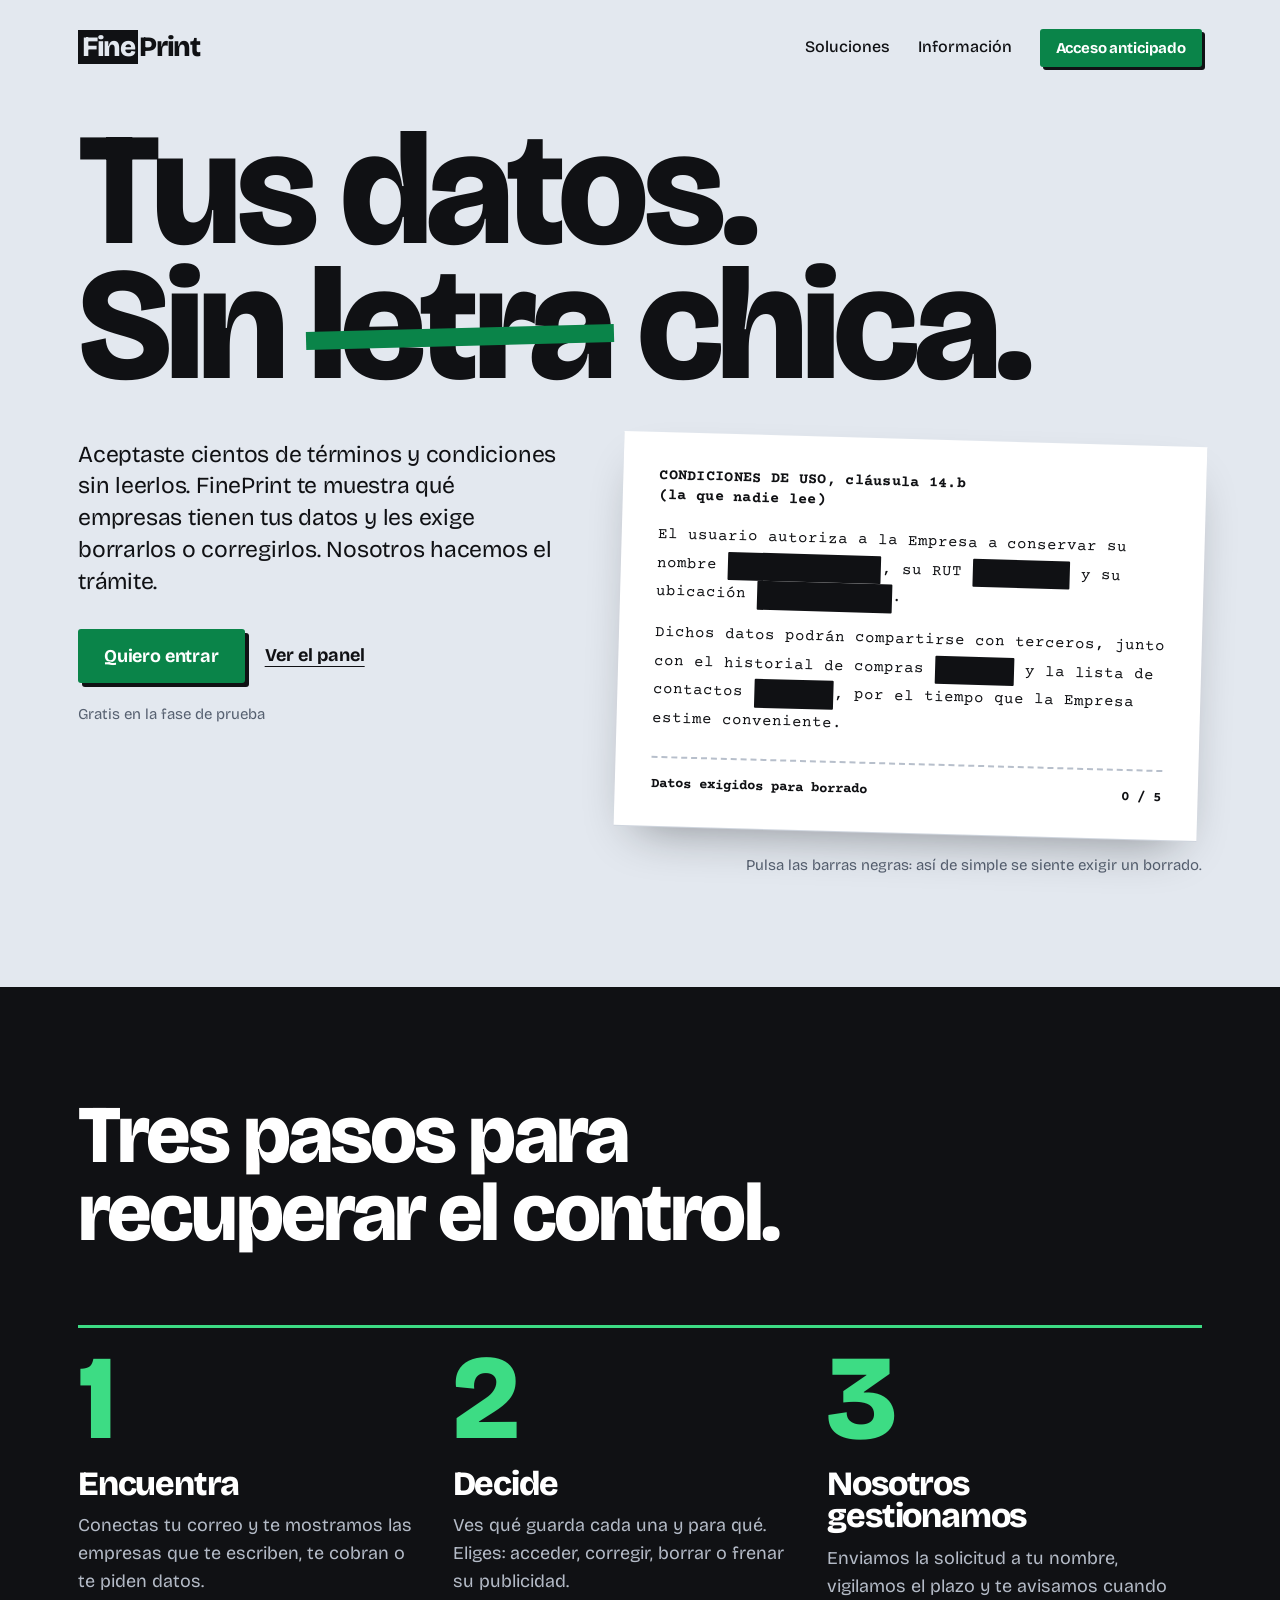
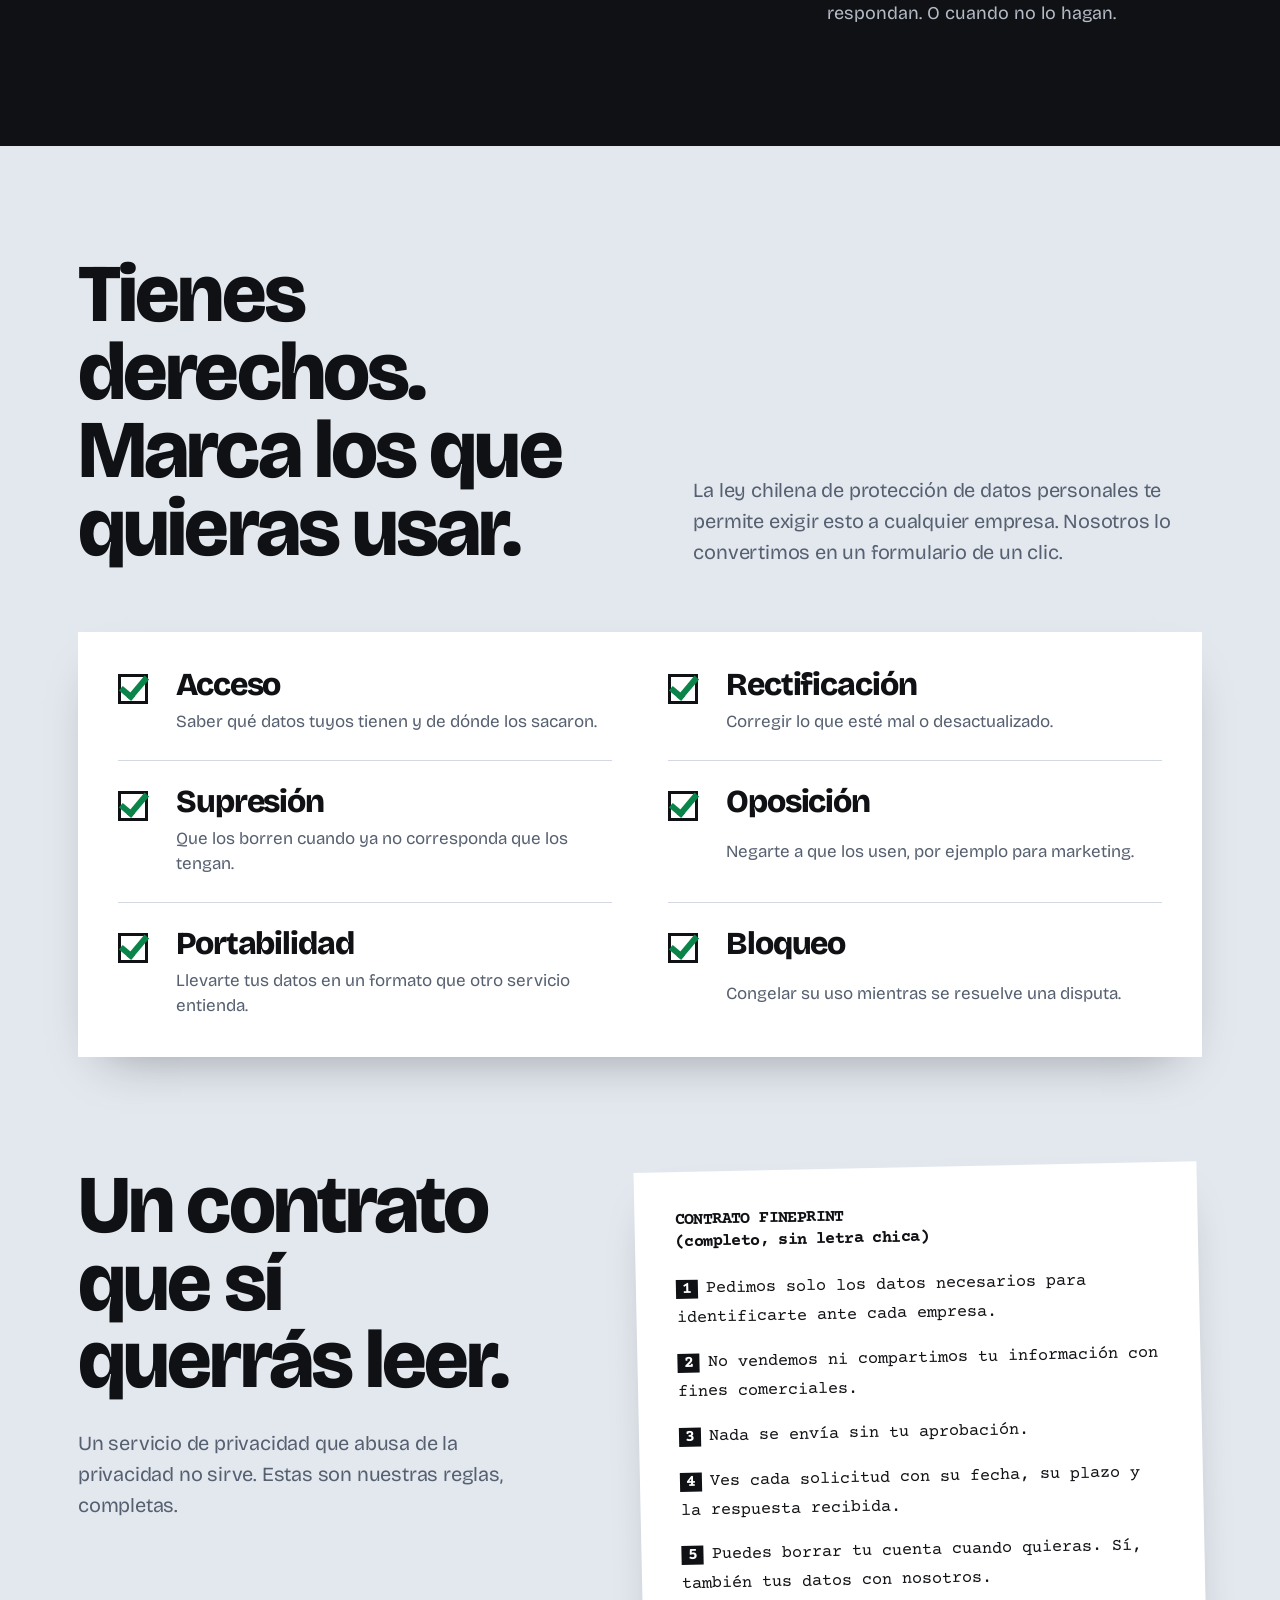
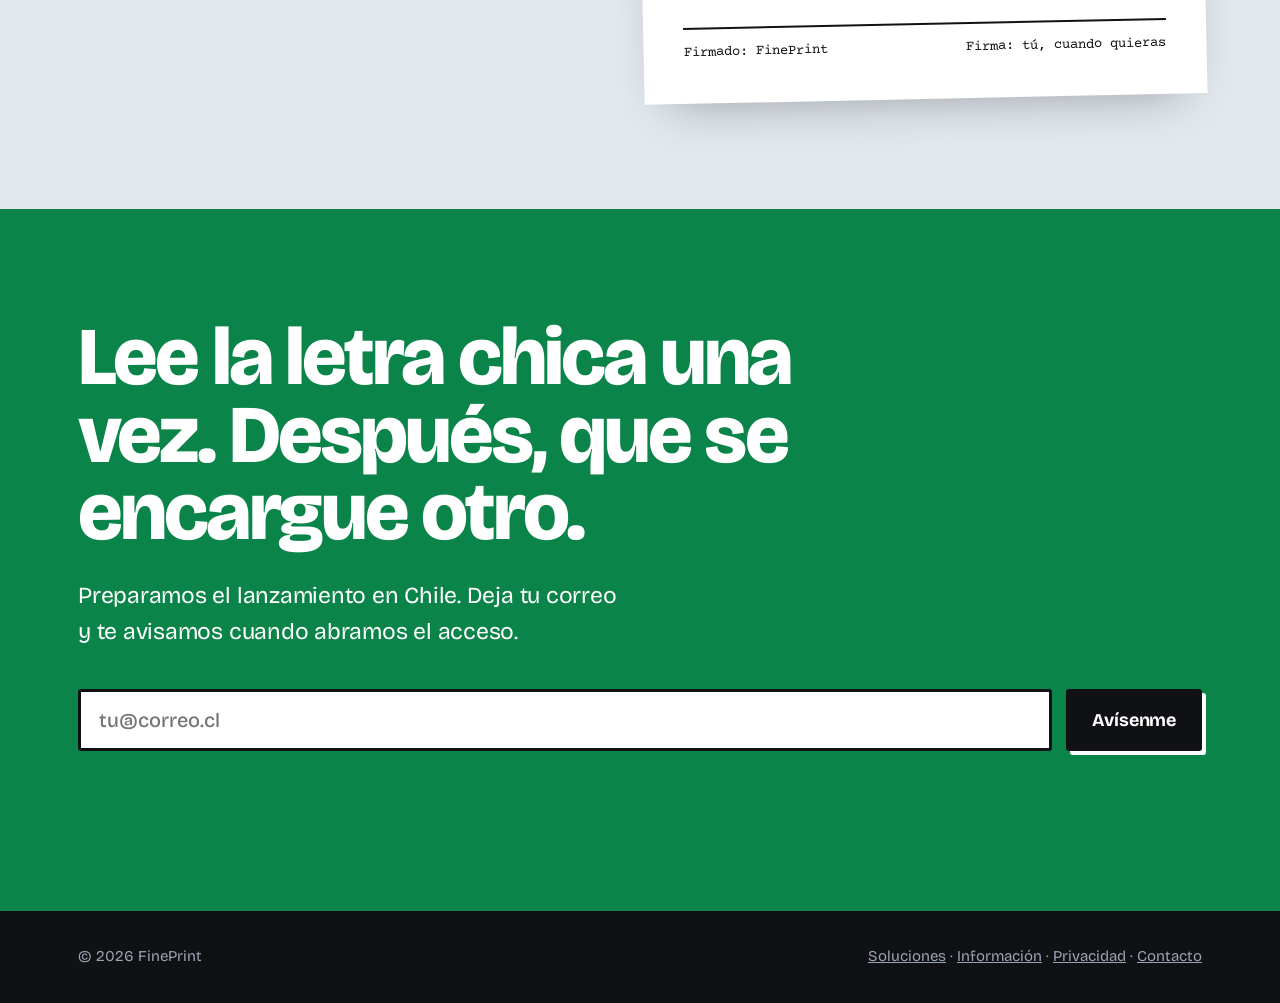
<file: index.html>
<!DOCTYPE html>
<html lang="es">
<head>
<meta charset="UTF-8">
<meta name="viewport" content="width=device-width, initial-scale=1">
<title>FinePrint · Tus datos. Sin letra chica.</title>
<meta name="description" content="Mira qué empresas tienen tus datos personales y exige que los corrijan o los borren. FinePrint hace el trámite por ti.">
<link rel="preconnect" href="https://fonts.googleapis.com">
<link rel="preconnect" href="https://fonts.gstatic.com" crossorigin>
<link href="https://fonts.googleapis.com/css2?family=Bricolage+Grotesque:opsz,wght@12..96,400;12..96,500;12..96,800&family=Courier+Prime:wght@400;700&display=swap" rel="stylesheet">
<link rel="stylesheet" href="styles.css">
</head>
<body>

<header>
  <div class="wrap">
    <a class="logo" href="#"><i>Fine</i>Print</a>
    <nav>
      <a href="soluciones.html">Soluciones</a>
      <a href="informacion.html">Información</a>
      <a class="btn" href="#lista">Acceso anticipado</a>
    </nav>
  </div>
</header>

<main>
<div class="hero">
  <div class="wrap">
    <h1><span>Tus datos.</span><span>Sin <em class="strike" style="font-style:normal">letra</em> chica.</span></h1>

    <div class="hero-grid">
      <div>
        <p class="lead">Aceptaste cientos de términos y condiciones sin leerlos. FinePrint te muestra qué empresas tienen tus datos y les exige borrarlos o corregirlos. Nosotros hacemos el trámite.</p>
        <div class="cta-row">
          <a class="btn" href="#lista">Quiero entrar</a>
          <a class="link" href="soluciones.html">Ver el panel</a>
          <small>Gratis en la fase de prueba</small>
        </div>
      </div>

      <div>
        <article class="doc" aria-label="Documento de ejemplo con datos tachables">
          <h3>CONDICIONES DE USO, cláusula 14.b<br>(la que nadie lee)</h3>
          <p>El usuario autoriza a la Empresa a conservar su nombre
            <button class="redact" type="button" data-real="Camila Rojas Pérez" aria-label="Dato oculto: nombre. Pulsa para exigir borrado">████████████████</button>, su RUT
            <button class="redact" type="button" data-real="12.345.678-9" aria-label="Dato oculto: RUT. Pulsa para exigir borrado">██████████</button> y su ubicación
            <button class="redact" type="button" data-real="Av. Providencia 1234" aria-label="Dato oculto: ubicación. Pulsa para exigir borrado">██████████████</button>.</p>
          <p>Dichos datos podrán compartirse con terceros, junto con el historial de compras
            <button class="redact" type="button" data-real="412 compras" aria-label="Dato oculto: compras. Pulsa para exigir borrado">████████</button> y la lista de contactos
            <button class="redact" type="button" data-real="287 contactos" aria-label="Dato oculto: contactos. Pulsa para exigir borrado">████████</button>,
            por el tiempo que la Empresa estime conveniente.</p>
          <div class="meter"><span>Datos exigidos para borrado</span><span><span id="n">0</span> / 5</span></div>
          <div class="stamp" id="stamp" aria-live="polite">LIMPIO</div>
        </article>
        <p class="hint">Pulsa las barras negras: así de simple se siente exigir un borrado.</p>
      </div>
    </div>
  </div>
</div>

<section id="como" class="dark">
  <div class="wrap">
    <h2>Tres pasos para recuperar el control.</h2>
    <ol class="steps">
      <li><h3>Encuentra</h3><p>Conectas tu correo y te mostramos las empresas que te escriben, te cobran o te piden datos.</p></li>
      <li><h3>Decide</h3><p>Ves qué guarda cada una y para qué. Eliges: acceder, corregir, borrar o frenar su publicidad.</p></li>
      <li><h3>Nosotros gestionamos</h3><p>Enviamos la solicitud a tu nombre, vigilamos el plazo y te avisamos cuando respondan. O cuando no lo hagan.</p></li>
    </ol>
  </div>
</section>

<section id="derechos" class="form-sec">
  <div class="wrap">
    <div class="intro">
      <h2>Tienes derechos. Marca los que quieras usar.</h2>
      <p>La ley chilena de protección de datos personales te permite exigir esto a cualquier empresa. Nosotros lo convertimos en un formulario de un clic.</p>
    </div>
    <div class="checks">
      <div><span class="box"></span><h3>Acceso</h3><p>Saber qué datos tuyos tienen y de dónde los sacaron.</p></div>
      <div><span class="box"></span><h3>Rectificación</h3><p>Corregir lo que esté mal o desactualizado.</p></div>
      <div><span class="box"></span><h3>Supresión</h3><p>Que los borren cuando ya no corresponda que los tengan.</p></div>
      <div><span class="box"></span><h3>Oposición</h3><p>Negarte a que los usen, por ejemplo para marketing.</p></div>
      <div><span class="box"></span><h3>Portabilidad</h3><p>Llevarte tus datos en un formato que otro servicio entienda.</p></div>
      <div><span class="box"></span><h3>Bloqueo</h3><p>Congelar su uso mientras se resuelve una disputa.</p></div>
    </div>
  </div>
</section>

<section id="contrato" style="padding-top:0">
  <div class="wrap clauses">
    <div>
      <h2>Un contrato que sí querrás leer.</h2>
      <p style="font-size:20px;color:var(--mute);margin-top:28px;max-width:22em;letter-spacing:-.01em">Un servicio de privacidad que abusa de la privacidad no sirve. Estas son nuestras reglas, completas.</p>
    </div>
    <article class="contract">
      <h3>CONTRATO FINEPRINT<br>(completo, sin letra chica)</h3>
      <p><b>1</b>Pedimos solo los datos necesarios para identificarte ante cada empresa.</p>
      <p><b>2</b>No vendemos ni compartimos tu información con fines comerciales.</p>
      <p><b>3</b>Nada se envía sin tu aprobación.</p>
      <p><b>4</b>Ves cada solicitud con su fecha, su plazo y la respuesta recibida.</p>
      <p><b>5</b>Puedes borrar tu cuenta cuando quieras. Sí, también tus datos con nosotros.</p>
      <div class="sign"><span>Firmado: FinePrint</span><span>Firma: tú, cuando quieras</span></div>
    </article>
  </div>
</section>

<section class="final" id="lista">
  <div class="wrap">
    <h2>Lee la letra chica una vez. Después, que se encargue otro.</h2>
    <p>Preparamos el lanzamiento en Chile. Deja tu correo y te avisamos cuando abramos el acceso.</p>
    <form id="waitlist">
      <label for="email" style="position:absolute;left:-9999px">Correo electrónico</label>
      <input id="email" type="email" placeholder="tu@correo.cl" required autocomplete="email">
      <button class="btn" type="submit">Avísenme</button>
    </form>
    <p id="ok" role="status"></p>
  </div>
</section>
</main>

<footer>
  <div class="wrap">
    <span>© 2026 FinePrint</span>
    <span><a href="soluciones.html">Soluciones</a> · <a href="informacion.html">Información</a> · <a href="#">Privacidad</a> · <a href="mailto:hola@fineprint.example">Contacto</a></span>
  </div>
</footer>

<script>
(function(){
  var bars=document.querySelectorAll('.redact'),n=document.getElementById('n'),stamp=document.getElementById('stamp'),count=0;
  bars.forEach(function(b){
    b.addEventListener('click',function(){
      if(b.classList.contains('gone'))return;
      b.textContent=b.dataset.real;
      b.classList.add('gone');
      b.setAttribute('aria-label','Borrado: '+b.dataset.real);
      count++;n.textContent=count;
      if(count===bars.length)stamp.classList.add('on');
    });
  });
  document.getElementById('waitlist').addEventListener('submit',function(e){
    e.preventDefault();
    // Demostración: conecta aquí tu backend o servicio de correo
    document.getElementById('ok').textContent='Anotado. Te escribimos apenas abramos.';
    e.target.reset();
  });
})();
</script>
</body>
</html>
</file>
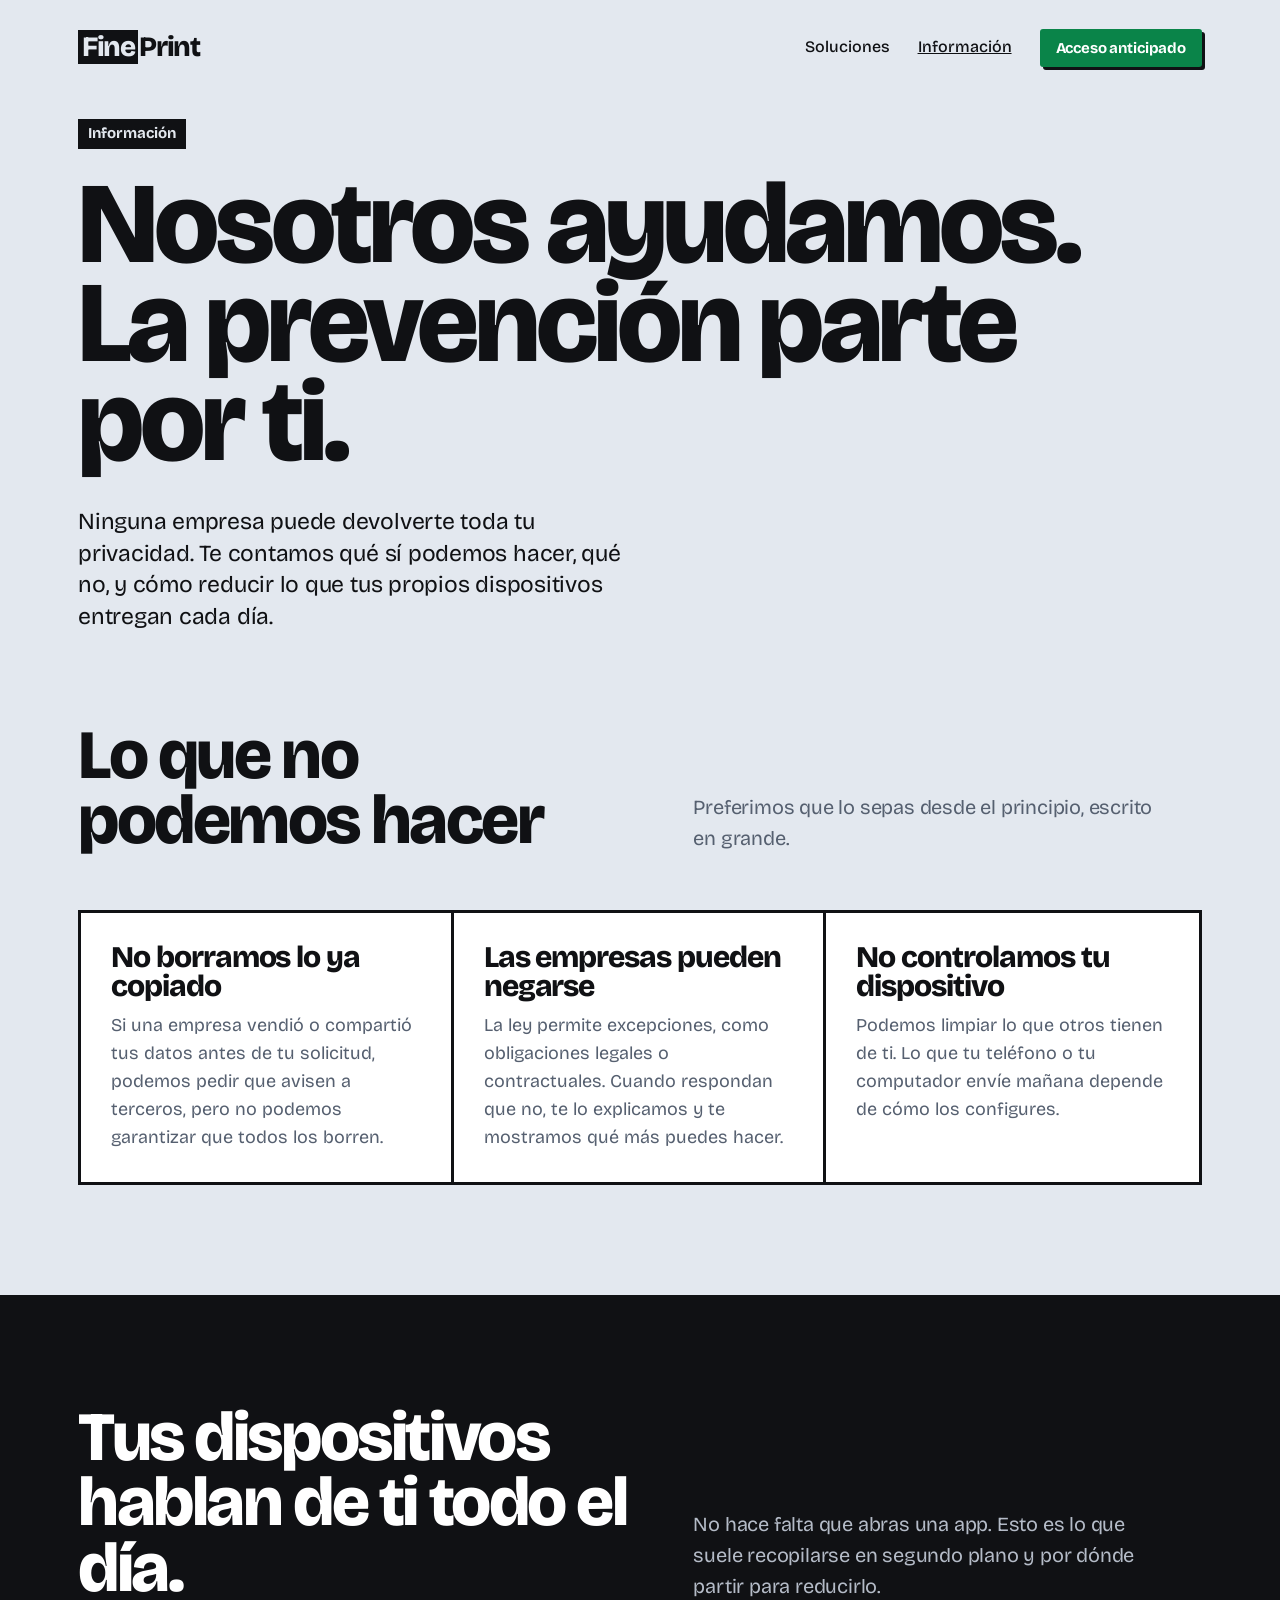
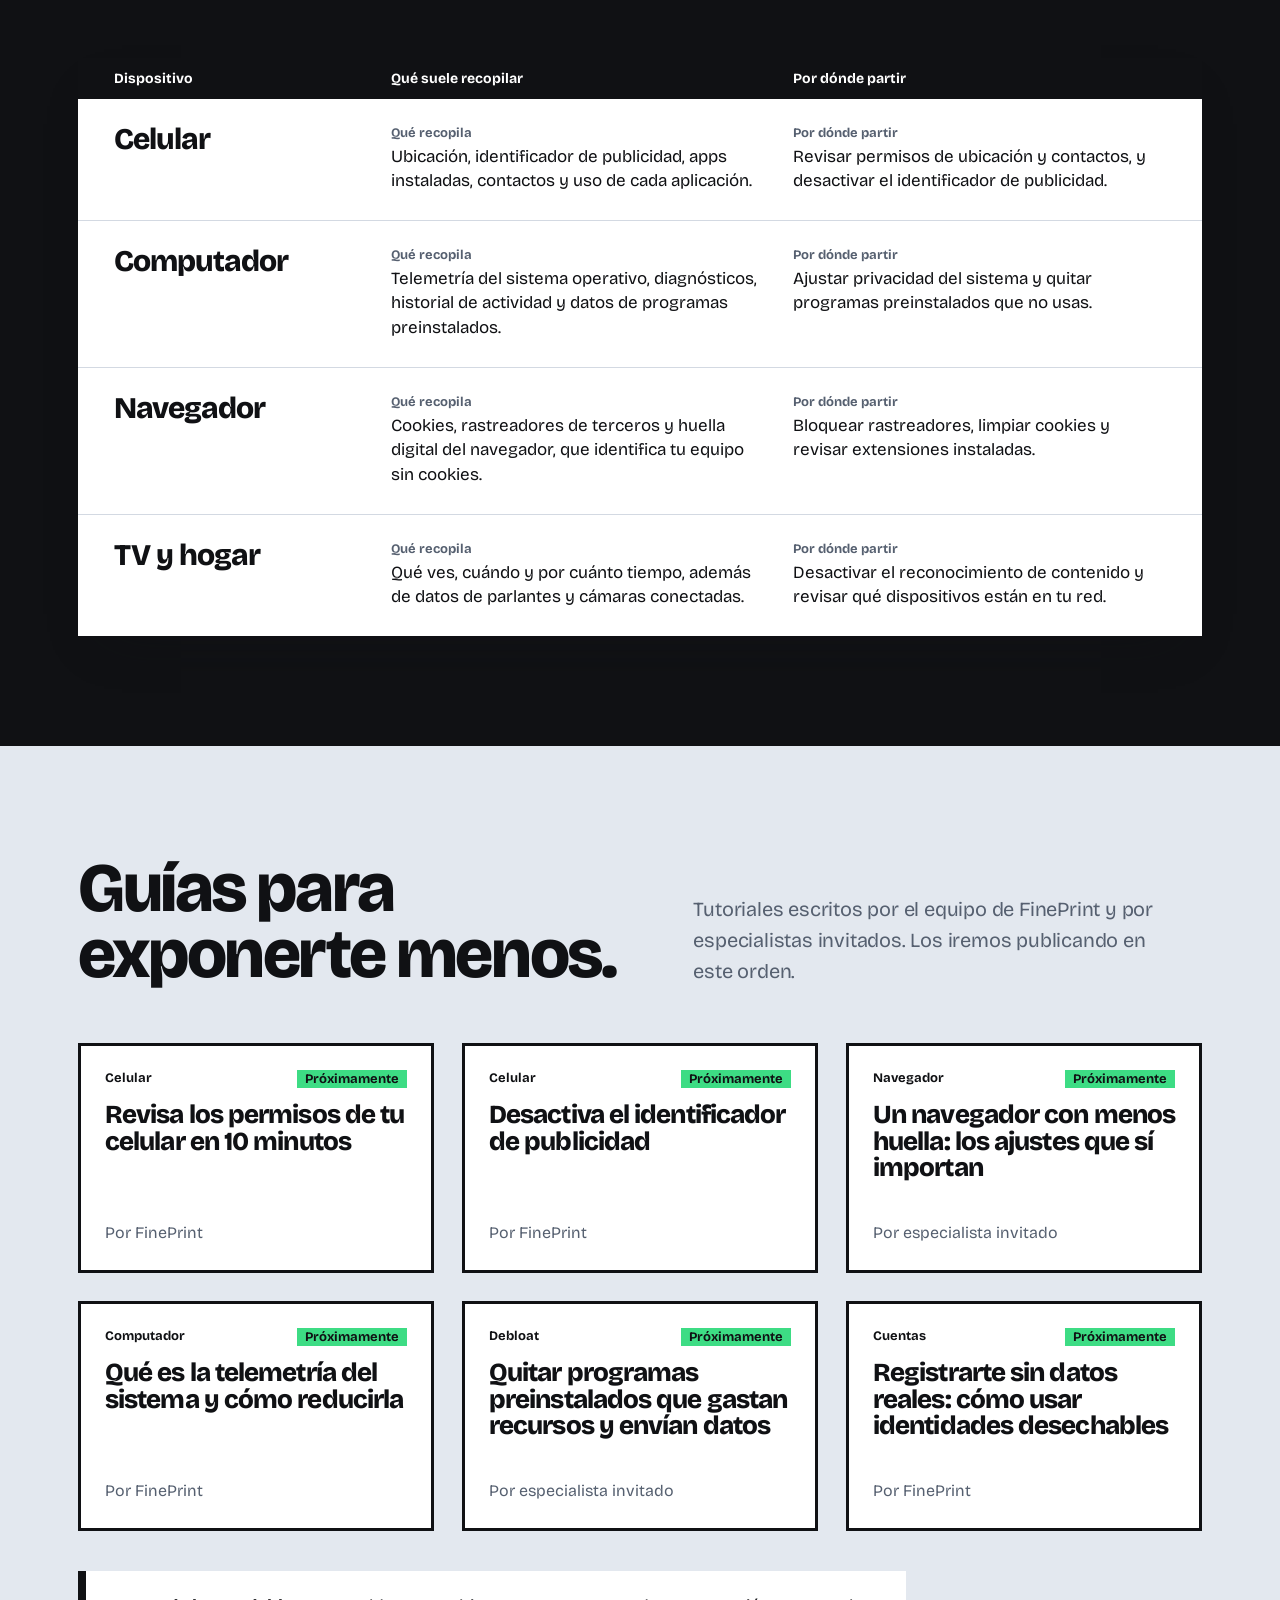
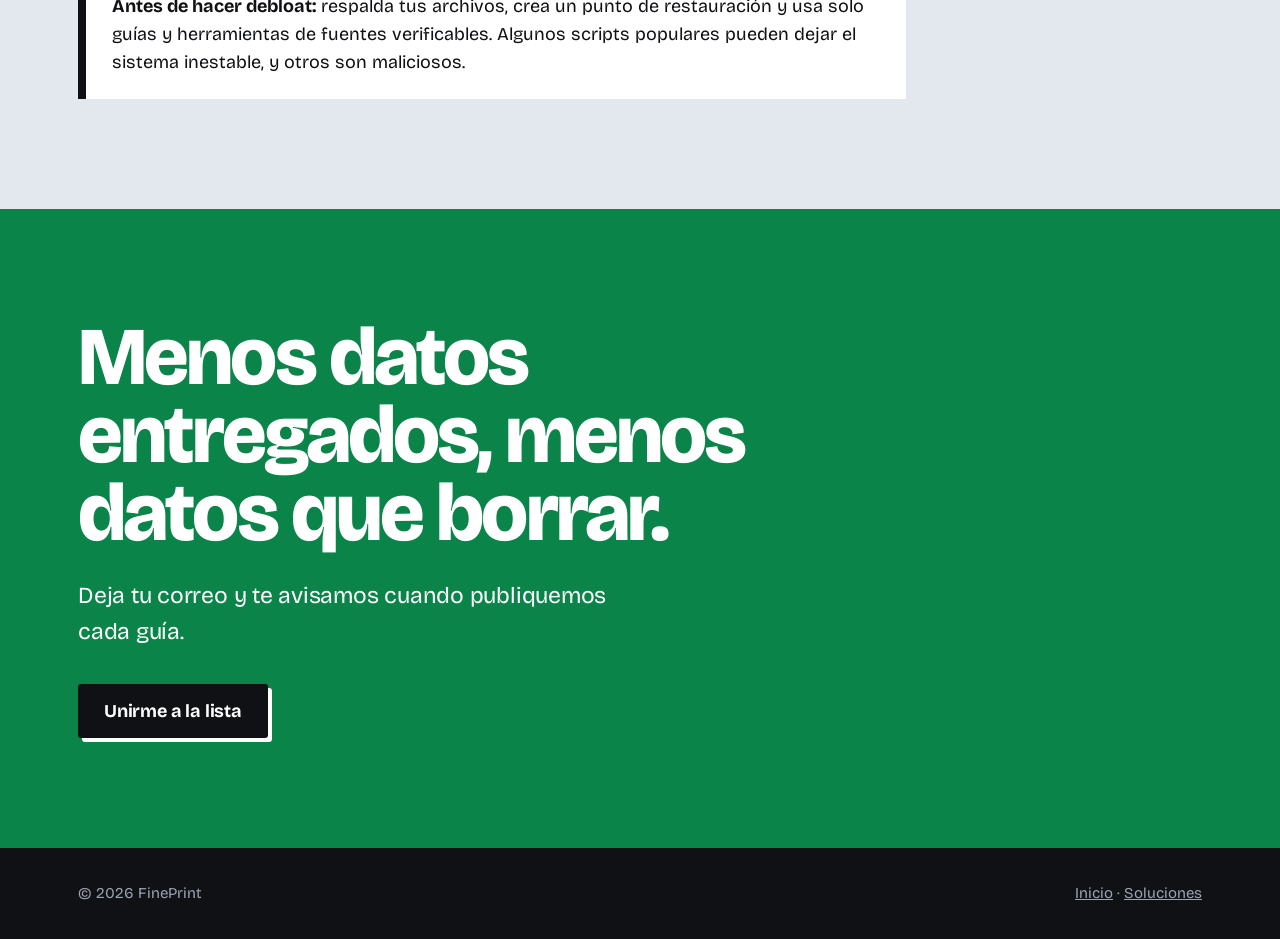
<file: informacion.html>
<!DOCTYPE html>
<html lang="es">
<head>
<meta charset="UTF-8">
<meta name="viewport" content="width=device-width, initial-scale=1">
<title>Información · FinePrint</title>
<meta name="description" content="Qué puede y qué no puede hacer FinePrint, cómo tus dispositivos recopilan datos todo el día y guías para reducir tu exposición.">
<link rel="preconnect" href="https://fonts.googleapis.com">
<link rel="preconnect" href="https://fonts.gstatic.com" crossorigin>
<link href="https://fonts.googleapis.com/css2?family=Bricolage+Grotesque:opsz,wght@12..96,400;12..96,500;12..96,800&family=Courier+Prime:wght@400;700&display=swap" rel="stylesheet">
<link rel="stylesheet" href="styles.css">
<link rel="stylesheet" href="pages.css">
</head>
<body>
<header>
  <div class="wrap">
    <a class="logo" href="index.html"><i>Fine</i>Print</a>
    <nav>
      <a href="soluciones.html">Soluciones</a>
      <a href="informacion.html" aria-current="page"><u>Información</u></a>
      <a class="btn" href="index.html#lista">Acceso anticipado</a>
    </nav>
  </div>
</header>

<main>
<div class="page-hero">
  <div class="wrap">
    <span class="tag">Información</span>
    <h1>Nosotros ayudamos. La prevención parte por ti.</h1>
    <p>Ninguna empresa puede devolverte toda tu privacidad. Te contamos qué sí podemos hacer, qué no, y cómo reducir lo que tus propios dispositivos entregan cada día.</p>
  </div>
</div>

<section style="padding-top:0">
  <div class="wrap">
    <div class="sec-head">
      <h2 class="m">Lo que no podemos hacer</h2>
      <p>Preferimos que lo sepas desde el principio, escrito en grande.</p>
    </div>
    <div class="limits">
      <div><h3>No borramos lo ya copiado</h3><p>Si una empresa vendió o compartió tus datos antes de tu solicitud, podemos pedir que avisen a terceros, pero no podemos garantizar que todos los borren.</p></div>
      <div><h3>Las empresas pueden negarse</h3><p>La ley permite excepciones, como obligaciones legales o contractuales. Cuando respondan que no, te lo explicamos y te mostramos qué más puedes hacer.</p></div>
      <div><h3>No controlamos tu dispositivo</h3><p>Podemos limpiar lo que otros tienen de ti. Lo que tu teléfono o tu computador envíe mañana depende de cómo los configures.</p></div>
    </div>
  </div>
</section>

<section class="dark">
  <div class="wrap">
    <div class="sec-head">
      <h2 class="m">Tus dispositivos hablan de ti todo el día.</h2>
      <p>No hace falta que abras una app. Esto es lo que suele recopilarse en segundo plano y por dónde partir para reducirlo.</p>
    </div>
    <div class="report" style="color:var(--bar)">
      <div class="rhead"><span>Dispositivo</span><span>Qué suele recopilar</span><span>Por dónde partir</span></div>
      <div class="rrow"><h3>Celular</h3><p><span class="lbl">Qué recopila</span>Ubicación, identificador de publicidad, apps instaladas, contactos y uso de cada aplicación.</p><p><span class="lbl">Por dónde partir</span>Revisar permisos de ubicación y contactos, y desactivar el identificador de publicidad.</p></div>
      <div class="rrow"><h3>Computador</h3><p><span class="lbl">Qué recopila</span>Telemetría del sistema operativo, diagnósticos, historial de actividad y datos de programas preinstalados.</p><p><span class="lbl">Por dónde partir</span>Ajustar privacidad del sistema y quitar programas preinstalados que no usas.</p></div>
      <div class="rrow"><h3>Navegador</h3><p><span class="lbl">Qué recopila</span>Cookies, rastreadores de terceros y huella digital del navegador, que identifica tu equipo sin cookies.</p><p><span class="lbl">Por dónde partir</span>Bloquear rastreadores, limpiar cookies y revisar extensiones instaladas.</p></div>
      <div class="rrow"><h3>TV y hogar</h3><p><span class="lbl">Qué recopila</span>Qué ves, cuándo y por cuánto tiempo, además de datos de parlantes y cámaras conectadas.</p><p><span class="lbl">Por dónde partir</span>Desactivar el reconocimiento de contenido y revisar qué dispositivos están en tu red.</p></div>
    </div>
  </div>
</section>

<section>
  <div class="wrap">
    <div class="sec-head">
      <h2 class="m">Guías para exponerte menos.</h2>
      <p>Tutoriales escritos por el equipo de FinePrint y por especialistas invitados. Los iremos publicando en este orden.</p>
    </div>
    <div class="guides">
      <a class="guide" href="#"><div class="by"><span>Celular</span><i>Próximamente</i></div><h3>Revisa los permisos de tu celular en 10 minutos</h3><p>Por FinePrint</p></a>
      <a class="guide" href="#"><div class="by"><span>Celular</span><i>Próximamente</i></div><h3>Desactiva el identificador de publicidad</h3><p>Por FinePrint</p></a>
      <a class="guide" href="#"><div class="by"><span>Navegador</span><i>Próximamente</i></div><h3>Un navegador con menos huella: los ajustes que sí importan</h3><p>Por especialista invitado</p></a>
      <a class="guide" href="#"><div class="by"><span>Computador</span><i>Próximamente</i></div><h3>Qué es la telemetría del sistema y cómo reducirla</h3><p>Por FinePrint</p></a>
      <a class="guide" href="#"><div class="by"><span>Debloat</span><i>Próximamente</i></div><h3>Quitar programas preinstalados que gastan recursos y envían datos</h3><p>Por especialista invitado</p></a>
      <a class="guide" href="#"><div class="by"><span>Cuentas</span><i>Próximamente</i></div><h3>Registrarte sin datos reales: cómo usar identidades desechables</h3><p>Por FinePrint</p></a>
    </div>
    <p class="warn"><b>Antes de hacer debloat:</b> respalda tus archivos, crea un punto de restauración y usa solo guías y herramientas de fuentes verificables. Algunos scripts populares pueden dejar el sistema inestable, y otros son maliciosos.</p>
  </div>
</section>

<section class="final">
  <div class="wrap">
    <h2>Menos datos entregados, menos datos que borrar.</h2>
    <p>Deja tu correo y te avisamos cuando publiquemos cada guía.</p>
    <p style="margin-top:34px"><a class="btn" href="index.html#lista">Unirme a la lista</a></p>
  </div>
</section>
</main>

<footer><div class="wrap"><span>© 2026 FinePrint</span><span><a href="index.html">Inicio</a> · <a href="soluciones.html">Soluciones</a></span></div></footer>
</body>
</html>
</file>
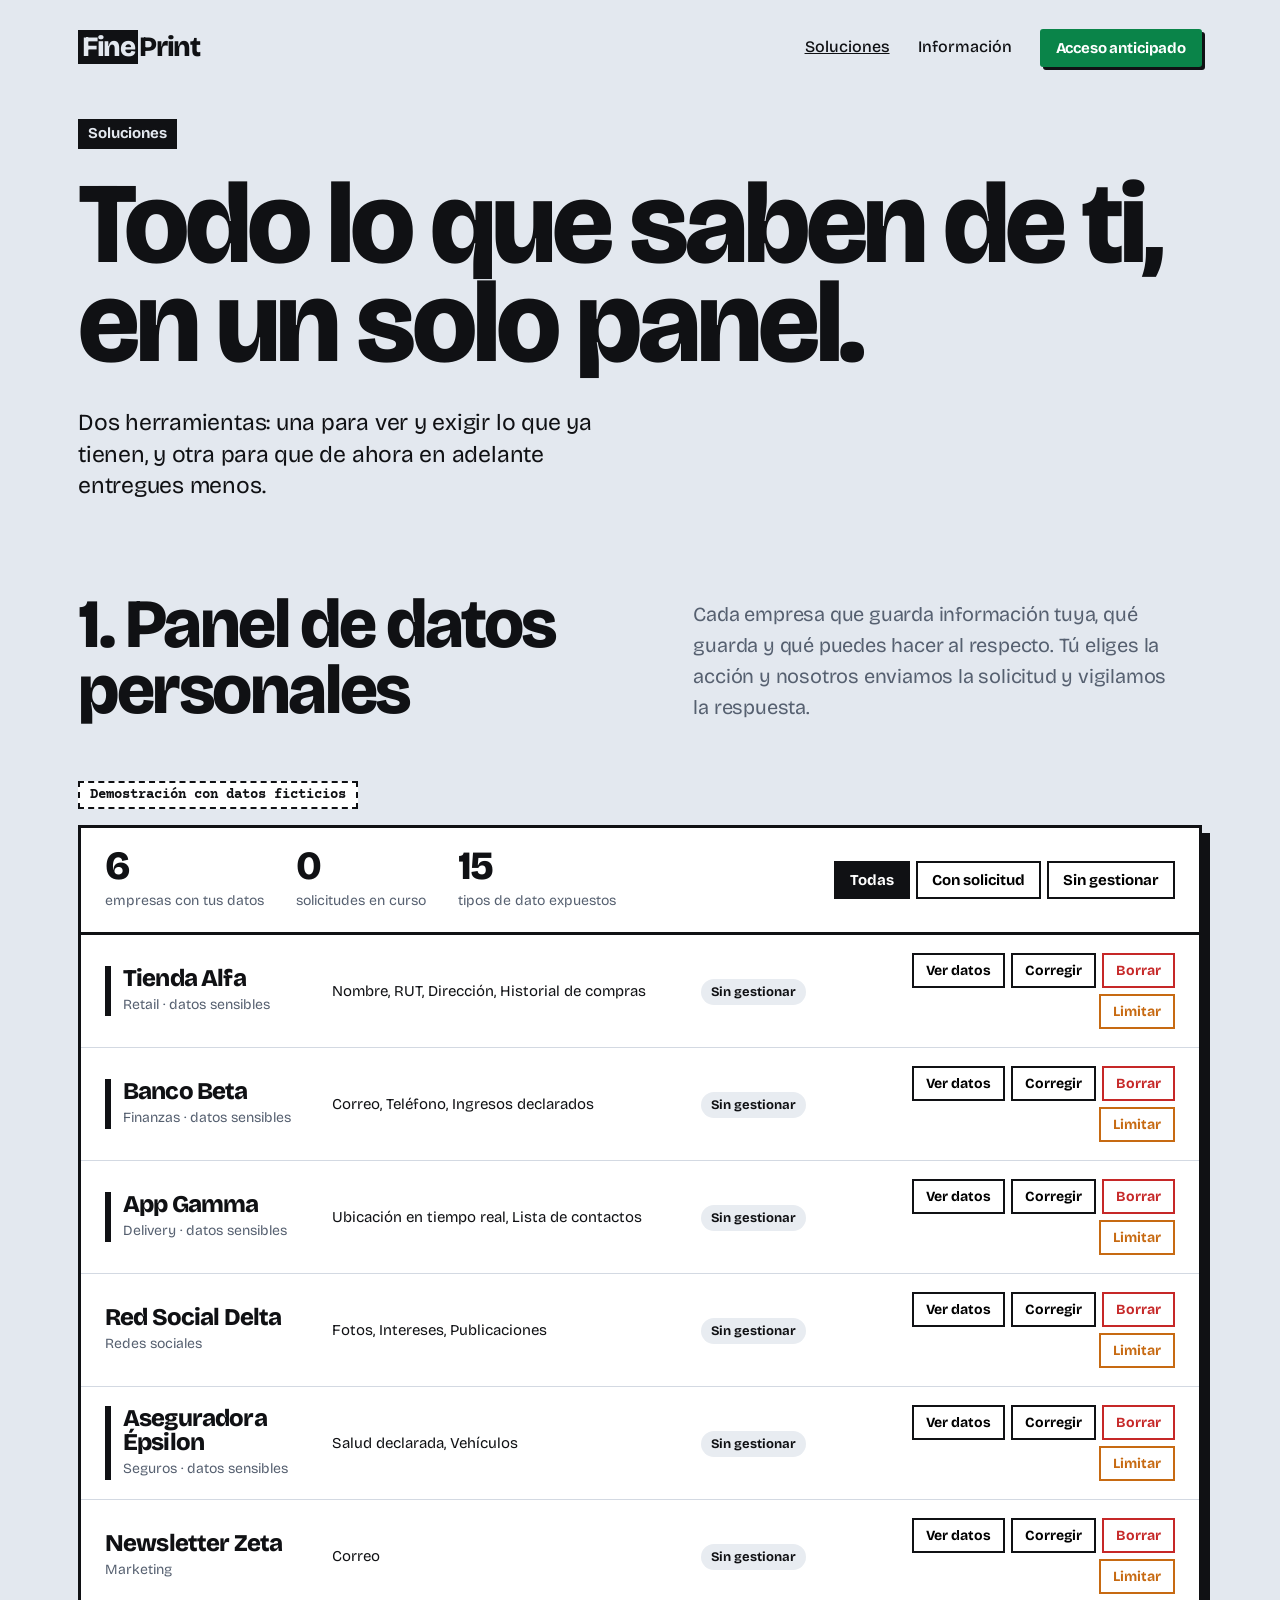
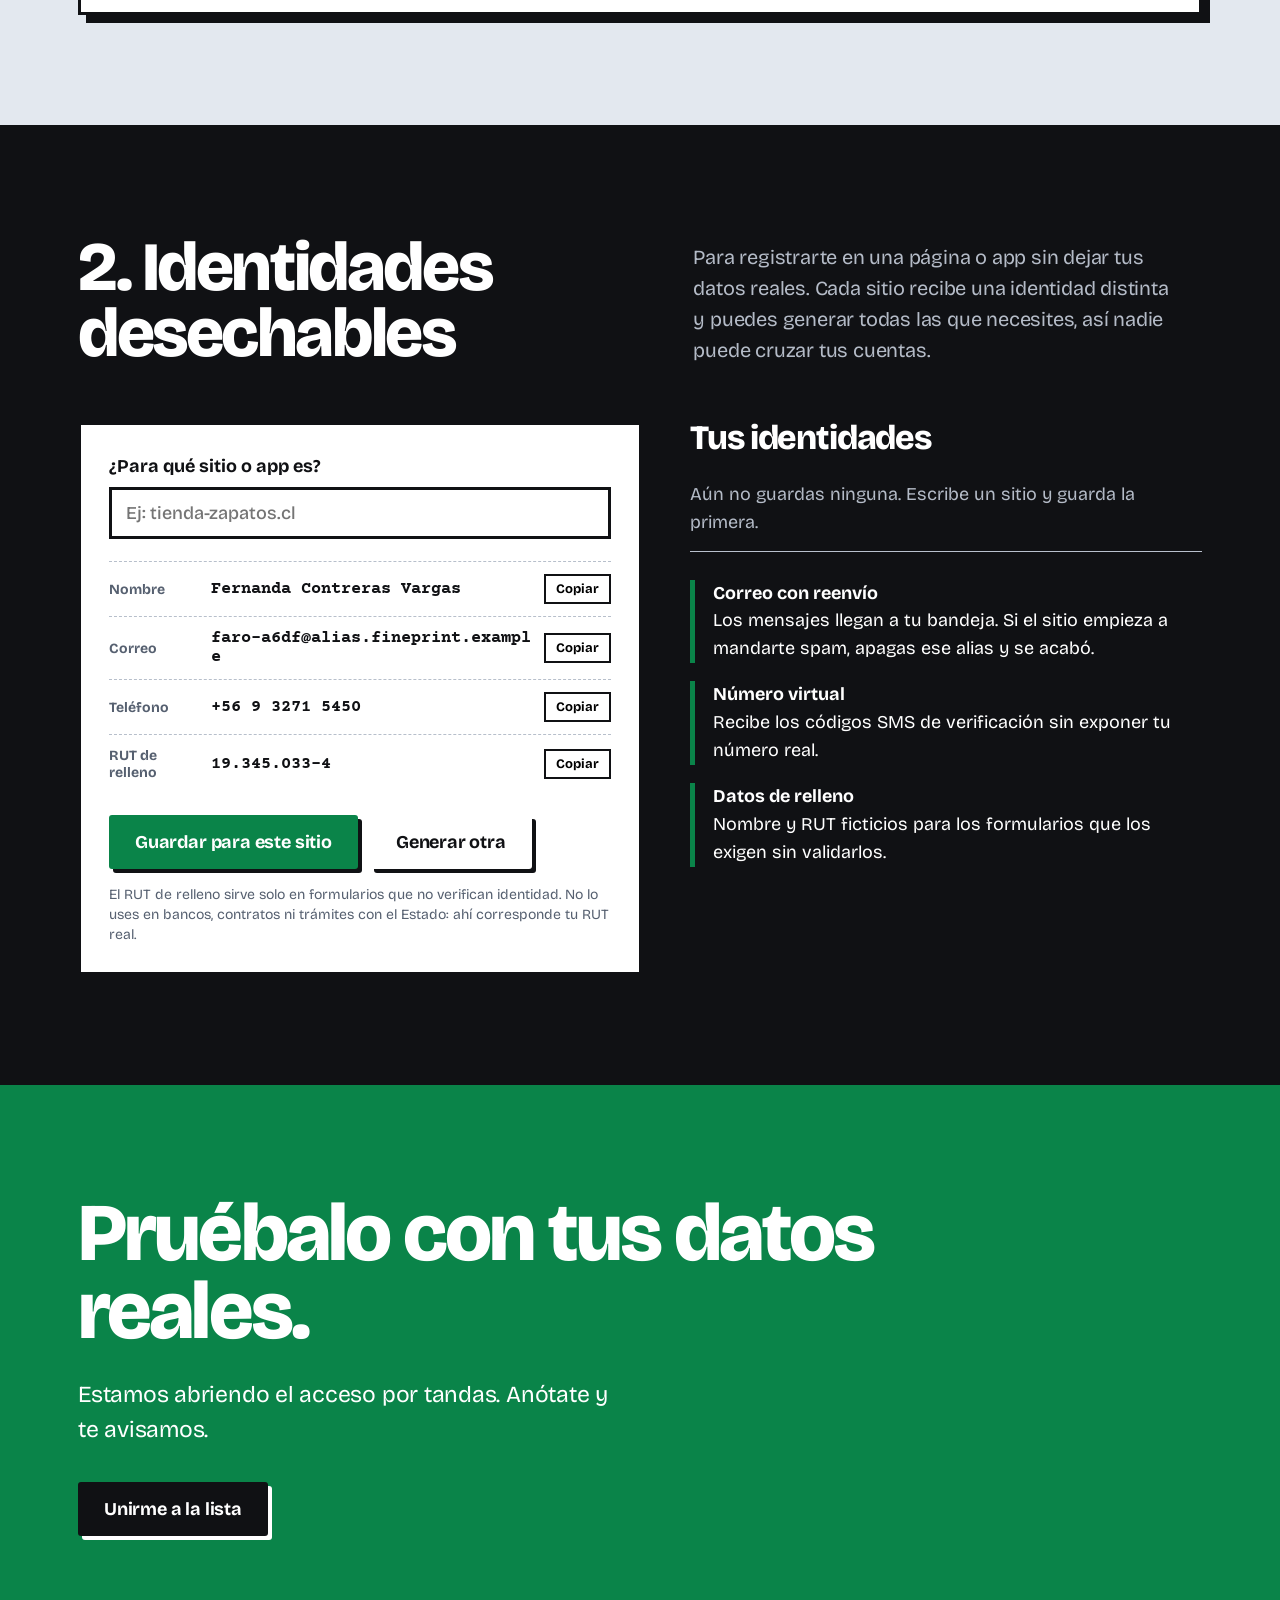
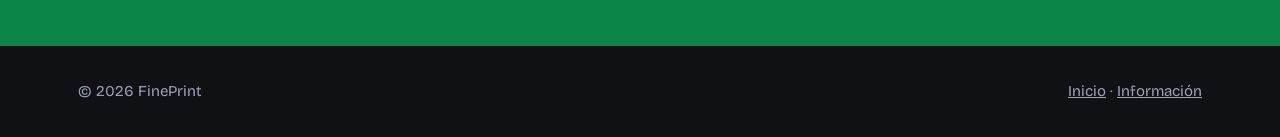
<file: soluciones.html>
<!DOCTYPE html>
<html lang="es">
<head>
<meta charset="UTF-8">
<meta name="viewport" content="width=device-width, initial-scale=1">
<title>Soluciones · FinePrint</title>
<meta name="description" content="Un panel para ver y gestionar los datos que las empresas tienen de ti, e identidades desechables para registrarte sin entregar tus datos reales.">
<link rel="preconnect" href="https://fonts.googleapis.com">
<link rel="preconnect" href="https://fonts.gstatic.com" crossorigin>
<link href="https://fonts.googleapis.com/css2?family=Bricolage+Grotesque:opsz,wght@12..96,400;12..96,500;12..96,800&family=Courier+Prime:wght@400;700&display=swap" rel="stylesheet">
<link rel="stylesheet" href="styles.css">
<link rel="stylesheet" href="pages.css">
</head>
<body>
<header>
  <div class="wrap">
    <a class="logo" href="index.html"><i>Fine</i>Print</a>
    <nav>
      <a href="soluciones.html" aria-current="page"><u>Soluciones</u></a>
      <a href="informacion.html">Información</a>
      <a class="btn" href="index.html#lista">Acceso anticipado</a>
    </nav>
  </div>
</header>

<main>
<div class="page-hero">
  <div class="wrap">
    <span class="tag">Soluciones</span>
    <h1>Todo lo que saben de ti, en un solo panel.</h1>
    <p>Dos herramientas: una para ver y exigir lo que ya tienen, y otra para que de ahora en adelante entregues menos.</p>
  </div>
</div>

<section style="padding-top:0">
  <div class="wrap">
    <div class="sec-head">
      <h2 class="m">1. Panel de datos personales</h2>
      <p>Cada empresa que guarda información tuya, qué guarda y qué puedes hacer al respecto. Tú eliges la acción y nosotros enviamos la solicitud y vigilamos la respuesta.</p>
    </div>
    <span class="demo-note">Demostración con datos ficticios</span>
    <div class="dash">
      <div class="dash-top">
        <div class="stats">
          <div><b id="s-emp">0</b><span>empresas con tus datos</span></div>
          <div><b id="s-sol">0</b><span>solicitudes en curso</span></div>
          <div><b id="s-dat">0</b><span>tipos de dato expuestos</span></div>
        </div>
        <div class="tabs" role="group" aria-label="Filtrar">
          <button type="button" data-f="all" aria-pressed="true">Todas</button>
          <button type="button" data-f="open" aria-pressed="false">Con solicitud</button>
          <button type="button" data-f="none" aria-pressed="false">Sin gestionar</button>
        </div>
      </div>
      <div id="rows"></div>
    </div>
  </div>
</section>

<section class="dark">
  <div class="wrap">
    <div class="sec-head">
      <h2 class="m">2. Identidades desechables</h2>
      <p>Para registrarte en una página o app sin dejar tus datos reales. Cada sitio recibe una identidad distinta y puedes generar todas las que necesites, así nadie puede cruzar tus cuentas.</p>
    </div>
    <div class="ident">
      <div class="idcard" style="color:var(--bar)">
        <label class="site" for="site">¿Para qué sitio o app es?</label>
        <input class="site" id="site" type="text" placeholder="Ej: tienda-zapatos.cl">
        <div class="field"><span>Nombre</span><output id="f-name"></output><button class="cp" type="button" data-c="f-name">Copiar</button></div>
        <div class="field"><span>Correo</span><output id="f-mail"></output><button class="cp" type="button" data-c="f-mail">Copiar</button></div>
        <div class="field"><span>Teléfono</span><output id="f-tel"></output><button class="cp" type="button" data-c="f-tel">Copiar</button></div>
        <div class="field"><span>RUT de relleno</span><output id="f-rut"></output><button class="cp" type="button" data-c="f-rut">Copiar</button></div>
        <div class="row-btns">
          <button class="btn" type="button" id="save">Guardar para este sitio</button>
          <button class="btn alt" type="button" id="regen">Generar otra</button>
        </div>
        <p class="legal">El RUT de relleno sirve solo en formularios que no verifican identidad. No lo uses en bancos, contratos ni trámites con el Estado: ahí corresponde tu RUT real.</p>
      </div>
      <div>
        <h3 style="font-size:34px">Tus identidades</h3>
        <ul class="saved" id="saved"><li><span style="color:#B4BBC7">Aún no guardas ninguna. Escribe un sitio y guarda la primera.</span></li></ul>
        <ul class="how">
          <li><b>Correo con reenvío</b>Los mensajes llegan a tu bandeja. Si el sitio empieza a mandarte spam, apagas ese alias y se acabó.</li>
          <li><b>Número virtual</b>Recibe los códigos SMS de verificación sin exponer tu número real.</li>
          <li><b>Datos de relleno</b>Nombre y RUT ficticios para los formularios que los exigen sin validarlos.</li>
        </ul>
      </div>
    </div>
  </div>
</section>

<section class="final">
  <div class="wrap">
    <h2>Pruébalo con tus datos reales.</h2>
    <p>Estamos abriendo el acceso por tandas. Anótate y te avisamos.</p>
    <p style="margin-top:34px"><a class="btn" style="background:var(--bar)" href="index.html#lista">Unirme a la lista</a></p>
  </div>
</section>
</main>

<footer><div class="wrap"><span>© 2026 FinePrint</span><span><a href="index.html">Inicio</a> · <a href="informacion.html">Información</a></span></div></footer>

<script>
(function(){
  var DATA=[
    {n:'Tienda Alfa',c:'Retail',d:['Nombre','RUT','Dirección','Historial de compras'],r:1},
    {n:'Banco Beta',c:'Finanzas',d:['Correo','Teléfono','Ingresos declarados'],r:1},
    {n:'App Gamma',c:'Delivery',d:['Ubicación en tiempo real','Lista de contactos'],r:1},
    {n:'Red Social Delta',c:'Redes sociales',d:['Fotos','Intereses','Publicaciones'],r:0},
    {n:'Aseguradora Épsilon',c:'Seguros',d:['Salud declarada','Vehículos'],r:1},
    {n:'Newsletter Zeta',c:'Marketing',d:['Correo'],r:0}
  ];
  var LABEL={acceso:'Acceso solicitado',corregir:'Corrección solicitada',borrar:'Borrado solicitado',limitar:'Uso limitado solicitado'};
  var filter='all',rows=document.getElementById('rows');
  function render(){
    var html='',open=0,tipos=0;
    DATA.forEach(function(x,i){
      tipos+=x.d.length; if(x.s)open++;
      if(filter==='open'&&!x.s)return; if(filter==='none'&&x.s)return;
      html+='<div class="drow"><div class="'+(x.r?'risk-hi':'')+'"><h3>'+x.n+'</h3><small>'+x.c+(x.r?' · datos sensibles':'')+'</small></div>'+
        '<div class="data">'+x.d.join(', ')+'</div>'+
        '<div>'+(x.s?'<span class="chip open">'+LABEL[x.s]+'</span><small style="display:block;margin-top:4px;color:var(--mute);font-size:13px">Enviada hoy. Seguimos el plazo por ti.</small>':'<span class="chip">Sin gestionar</span>')+'</div>'+
        '<div class="acts">'+(x.s?'':['acceso:Ver datos','corregir:Corregir','borrar:Borrar','limitar:Limitar'].map(function(a){var p=a.split(':');return '<button class="act" type="button" data-i="'+i+'" data-a="'+p[0]+'">'+p[1]+'</button>'}).join(''))+'</div></div>';
    });
    rows.innerHTML=html||'<div class="drow"><span>No hay empresas en esta vista.</span></div>';
    document.getElementById('s-emp').textContent=DATA.length;
    document.getElementById('s-sol').textContent=open;
    document.getElementById('s-dat').textContent=tipos;
  }
  rows.addEventListener('click',function(e){
    var b=e.target.closest('.act'); if(!b)return;
    DATA[b.dataset.i].s=b.dataset.a; render();
  });
  document.querySelectorAll('.tabs button').forEach(function(t){
    t.addEventListener('click',function(){
      filter=t.dataset.f;
      document.querySelectorAll('.tabs button').forEach(function(o){o.setAttribute('aria-pressed',o===t)});
      render();
    });
  });
  render();

  // Identidades de demostración (generadas en el navegador)
  var N=['Camila','Matías','Antonia','Benjamín','Valentina','Joaquín','Fernanda','Tomás','Javiera','Vicente','Constanza','Ignacio'];
  var A=['Soto','Muñoz','Rojas','Díaz','Pérez','Silva','Contreras','Vargas','Fuentes','Araya','Tapia','Reyes'];
  var W=['nube','roble','faro','cobre','musgo','bruma','tinta','pampa','delta','lince'];
  function pick(a){return a[Math.floor(Math.random()*a.length)]}
  function dv(n){var s=0,m=2;while(n>0){s+=(n%10)*m;n=Math.floor(n/10);m=m===7?2:m+1}var r=11-(s%11);return r===11?'0':r===10?'K':String(r)}
  function fmt(n){return String(n).replace(/\B(?=(\d{3})+(?!\d))/g,'.')}
  function gen(){
    var n=10000000+Math.floor(Math.random()*15000000),id=Math.random().toString(36).slice(2,6);
    set('f-name',pick(N)+' '+pick(A)+' '+pick(A));
    set('f-mail',pick(W)+'-'+id+'@alias.fineprint.example');
    set('f-tel','+56 9 '+(1000+Math.floor(Math.random()*9000))+' '+(1000+Math.floor(Math.random()*9000)));
    set('f-rut',fmt(n)+'-'+dv(n));
  }
  function set(id,v){document.getElementById(id).textContent=v}
  function get(id){return document.getElementById(id).textContent}
  document.getElementById('regen').addEventListener('click',gen);
  document.querySelectorAll('.cp').forEach(function(b){
    b.addEventListener('click',function(){
      try{navigator.clipboard.writeText(get(b.dataset.c));b.textContent='Copiado';setTimeout(function(){b.textContent='Copiar'},1200)}catch(e){}
    });
  });
  var saved=document.getElementById('saved'),first=true;
  document.getElementById('save').addEventListener('click',function(){
    var s=document.getElementById('site'),site=s.value.trim();
    if(!site){s.focus();s.placeholder='Escribe el sitio primero';return}
    if(first){saved.innerHTML='';first=false}
    var li=document.createElement('li');
    li.innerHTML='<div><b></b><small></small></div><button class="act" type="button" style="color:var(--bar);align-self:start">Apagar alias</button>';
    li.querySelector('b').textContent=site;
    li.querySelector('small').textContent=get('f-mail')+' · '+get('f-tel');
    var btn=li.querySelector('button');
    btn.addEventListener('click',function(){li.firstChild.classList.toggle('off');btn.textContent=li.firstChild.classList.contains('off')?'Reactivar':'Apagar alias'});
    saved.appendChild(li);
    s.value='';gen();
  });
  gen();
})();
</script>
</body>
</html>
</file>
<file: styles.css>
:root{
  --ground:#E3E8EF; --paper:#FFFFFF; --bar:#101114; --stamp:#0A8449; --stamp-d:#07673A; --glow:#3DDC84; --mute:#566070;
  /* Colores semánticos para acciones */
  --danger: #C62828;
  --danger-d: #991B1B;
  --warning: #C76A12;
  --warning-d: #9A4D0A;
  --sans:'Bricolage Grotesque',system-ui,-apple-system,'Segoe UI',sans-serif;
  --type:'Courier Prime','Courier New',Courier,monospace;
}
*{box-sizing:border-box;margin:0;padding:0}
html{scroll-behavior:smooth}
body{font:400 18px/1.55 var(--sans);color:var(--bar);background:var(--ground);-webkit-font-smoothing:antialiased;overflow-x:hidden}
a{color:inherit}
:focus-visible{outline:3px solid var(--stamp);outline-offset:3px}
.wrap{max-width:1180px;margin:0 auto;padding:0 28px}
h1,h2,h3{font-weight:800;letter-spacing:-.035em;line-height:.95}

header .wrap{display:flex;justify-content:space-between;align-items:center;padding-top:26px;padding-bottom:26px}
.logo{font-weight:800;font-size:28px;letter-spacing:-.05em;text-decoration:none}
.logo i{font-style:normal;background:var(--bar);color:var(--ground);padding:0 .14em;margin-right:.04em}
header nav{display:flex;gap:28px;align-items:center;font-weight:500;font-size:16px}
header nav a{text-decoration:none}
header nav a:hover{text-decoration:underline;text-underline-offset:4px}
.btn{display:inline-block;font:700 18px var(--sans);letter-spacing:-.01em;background:var(--stamp);color:#fff;border:0;padding:16px 26px;text-decoration:none;cursor:pointer;border-radius:3px;box-shadow:4px 4px 0 var(--bar);transition:transform .12s,box-shadow .12s}
.btn:hover{transform:translate(2px,2px);box-shadow:2px 2px 0 var(--bar)}
header .btn{padding:10px 16px;font-size:15px;box-shadow:3px 3px 0 var(--bar)}

/* hero */
.hero{padding:28px 0 110px}
.hero h1{font-size:clamp(60px,12.5vw,176px);line-height:.84;margin-bottom:-.06em;position:relative;z-index:0}
.hero h1 span{display:block}
.hero h1 .strike{position:relative;display:inline-block}
.hero h1 .strike::after{content:"";position:absolute;left:-1%;right:-1%;top:52%;height:.11em;background:var(--stamp);transform:rotate(-1.5deg)}
.hero-grid{display:grid;grid-template-columns:5fr 6fr;gap:56px;align-items:start;margin-top:56px}
.hero p.lead{font-size:23px;line-height:1.38;max-width:21em;letter-spacing:-.01em}
.hero .cta-row{margin-top:32px;display:flex;gap:20px;align-items:center;flex-wrap:wrap}
.hero .cta-row small{color:var(--mute);font-size:15px}.link{font-weight:700;text-underline-offset:5px}

/* signature: redacted document */
.doc{position:relative;background:var(--paper);padding:34px 36px 28px;transform:rotate(1.6deg);box-shadow:0 1px 0 #cfd5de,0 22px 50px -22px rgba(16,17,20,.45);font:400 15.5px/1.85 var(--type)}
.doc h3{font:700 15px var(--type);letter-spacing:.02em;margin-bottom:16px;text-transform:none;line-height:1.3}
.doc p+p{margin-top:12px}
.redact{font:inherit;border:0;cursor:pointer;color:transparent;background:var(--bar);padding:0 .15em;margin:0 .05em;user-select:none;position:relative;border-radius:1px}
.redact:hover{background:#2c2f36}
.redact.gone{background:none;color:var(--stamp);text-decoration:line-through;text-decoration-thickness:2px;cursor:default;opacity:.85}
.doc .meter{margin-top:22px;padding-top:14px;border-top:2px dashed #b7bfcb;display:flex;justify-content:space-between;font-weight:700;font-size:14px}
.stamp{position:absolute;right:-14px;bottom:56px;font:800 38px var(--sans);letter-spacing:-.02em;color:var(--stamp);border:5px solid var(--stamp);padding:2px 14px;transform:rotate(-12deg) scale(1.6);opacity:0;pointer-events:none;border-radius:4px;background:rgba(255,255,255,.7)}
.stamp.on{opacity:1;transform:rotate(-12deg) scale(1);transition:transform .22s cubic-bezier(.3,1.6,.5,1),opacity .1s}
.hint{font-size:15px;color:var(--mute);margin-top:22px;text-align:right}

/* sections */
section{padding:110px 0}
h2{font-size:clamp(42px,6.4vw,92px);max-width:11em}
.dark{background:var(--bar);color:#fff}
.steps{display:grid;grid-template-columns:repeat(3,1fr);margin-top:72px;list-style:none;counter-reset:s}
.steps li{counter-increment:s;padding:0 32px 8px 0;border-top:3px solid var(--glow);padding-top:22px}
.steps li::before{content:counter(s);display:block;font:800 120px/0.8 var(--sans);letter-spacing:-.06em;color:var(--glow);margin-bottom:22px}
.steps h3{font-size:34px;margin-bottom:12px}
.steps p{color:#B4BBC7;font-size:18px}

.form-sec .intro{display:grid;grid-template-columns:1.1fr 1fr;gap:56px;align-items:end}
.form-sec .intro p{font-size:20px;color:var(--mute);max-width:24em;letter-spacing:-.01em}
.checks{margin-top:64px;background:var(--paper);box-shadow:0 22px 50px -26px rgba(16,17,20,.4);padding:12px 40px;display:grid;grid-template-columns:1fr 1fr;column-gap:56px}
.checks div{display:grid;grid-template-columns:44px 1fr;gap:6px 14px;padding:26px 0;border-bottom:1px solid #d3d9e2}
.checks div:nth-last-child(-n+2){border-bottom:0}
.box{width:30px;height:30px;border:3px solid var(--bar);position:relative;margin-top:4px;flex:none}
.box::after{content:"";position:absolute;left:5px;top:-6px;width:10px;height:22px;border:solid var(--stamp);border-width:0 6px 6px 0;transform:rotate(40deg)}
.checks h3{font-size:32px}
.checks p{grid-column:2;font-size:17px;color:var(--mute);line-height:1.45}

.clauses{display:grid;grid-template-columns:1fr 1.15fr;gap:72px;align-items:start}
.contract{background:var(--paper);padding:38px 40px;font:400 17px/1.7 var(--type);transform:rotate(-1.2deg);box-shadow:0 22px 50px -26px rgba(16,17,20,.4)}
.contract h3{font:700 17px var(--type);margin-bottom:22px;line-height:1.3}
.contract p{margin-bottom:16px}
.contract p b{background:var(--bar);color:#fff;padding:0 .35em;margin-right:.5em}
.contract .sign{margin-top:28px;padding-top:12px;border-top:2px solid var(--bar);font-size:14px;display:flex;justify-content:space-between}

.final{background:var(--stamp);color:#fff;padding:110px 0}
.final h2{max-width:10em}
.final p{font-size:23px;margin-top:26px;max-width:24em;letter-spacing:-.01em}
.final form{display:flex;gap:14px;margin-top:40px;flex-wrap:wrap}
.final input{flex:1 1 280px;font:500 20px var(--sans);padding:16px 18px;border:3px solid var(--bar);background:#fff;color:var(--bar);border-radius:3px}
.final .btn{background:var(--bar);box-shadow:4px 4px 0 #fff}
.final .btn:hover{box-shadow:2px 2px 0 #fff}
.final :focus-visible{outline-color:#fff}
#ok{margin-top:18px;font-weight:700;font-size:20px;min-height:1.6em}

footer{background:var(--bar);color:#9aa3b2;padding:34px 0;font-size:15px}
footer .wrap{display:flex;justify-content:space-between;flex-wrap:wrap;gap:12px}

@media (max-width:900px){
  header .wrap{flex-wrap:wrap;gap:12px}header nav{gap:16px;font-size:14px;flex-wrap:wrap}
  .hero-grid,.form-sec .intro,.clauses{grid-template-columns:1fr;gap:40px}
  .steps{grid-template-columns:1fr;gap:44px}
  .checks{grid-template-columns:1fr;padding:6px 24px}
  .checks div:nth-last-child(2){border-bottom:1px solid #d3d9e2}
  .doc,.contract{transform:none;padding:26px 22px}
  .stamp{right:6px;font-size:30px}
  section{padding:80px 0}
}
@media (prefers-reduced-motion:reduce){.btn,.stamp.on{transition:none}}
</file>
<file: pages.css>
.page-hero{padding:24px 0 90px}
.page-hero h1{font-size:clamp(52px,9vw,128px);line-height:.86;max-width:9.5em}
.page-hero p{font-size:23px;line-height:1.38;max-width:24em;margin-top:34px;letter-spacing:-.01em}
.page-hero .tag{display:inline-block;background:var(--bar);color:var(--ground);font-weight:700;padding:3px 10px;margin-bottom:26px;font-size:15px}
.sec-head{display:grid;grid-template-columns:1.1fr 1fr;gap:56px;align-items:end;margin-bottom:56px}
.sec-head p{font-size:20px;color:var(--mute);max-width:24em;letter-spacing:-.01em}
h2.m{font-size:clamp(38px,5.4vw,76px)}
.demo-note{display:inline-block;font:700 14px var(--type);background:#fff;border:2px dashed var(--bar);padding:4px 10px;margin-bottom:16px}

/* dashboard */
.dash{background:var(--paper);border:3px solid var(--bar);box-shadow:8px 8px 0 var(--bar)}
.dash-top{display:flex;justify-content:space-between;align-items:center;gap:16px;flex-wrap:wrap;padding:18px 24px;border-bottom:3px solid var(--bar)}
.stats{display:flex;gap:32px;flex-wrap:wrap}
.stats b{display:block;font:800 40px/1 var(--sans);letter-spacing:-.04em}
.stats span{font-size:14px;color:var(--mute)}
.tabs{display:flex;gap:6px}
.tabs button{font:700 15px var(--sans);padding:8px 14px;background:none;border:2px solid var(--bar);cursor:pointer}
.tabs button[aria-pressed=true]{background:var(--bar);color:#fff}
.drow{display:grid;grid-template-columns:1.2fr 2fr 1fr 1.6fr;gap:16px;align-items:center;padding:18px 24px;border-bottom:1px solid #d3d9e2}
.drow:last-child{border-bottom:0}
.drow h3{font-size:24px;line-height:1}
.drow small{display:block;font-size:14px;color:var(--mute);margin-top:4px}
.drow .data{font-size:15px;line-height:1.4}
.acts{display:flex;gap:6px;flex-wrap:wrap;justify-content:flex-end}
.act{font:700 14px var(--sans);padding:7px 12px;border:2px solid var(--bar);background:#fff;cursor:pointer}
.act:hover{background:var(--glow)}
.chip{display:inline-block;font:700 13px var(--sans);padding:5px 10px;background:#e8ecf1;border-radius:99px}
.chip.open{background:#FFE9A8}
.chip.ok{background:var(--glow)}
.risk-hi{border-left:6px solid var(--bar);padding-left:12px}

/* identities */
.ident{display:grid;grid-template-columns:1.1fr 1fr;gap:48px;align-items:start}
.idcard{background:var(--paper);border:3px solid var(--bar);box-shadow:8px 8px 0 var(--bar);padding:28px}
.idcard label.site{display:block;font-weight:700;margin-bottom:6px}
.idcard input.site{width:100%;font:500 18px var(--sans);padding:12px 14px;border:3px solid var(--bar);margin-bottom:22px}
.field{display:grid;grid-template-columns:90px 1fr auto;gap:12px;align-items:center;padding:12px 0;border-top:1px dashed #b7bfcb;font:400 17px var(--type)}
.field span:first-child{font:700 14px var(--sans);color:var(--mute)}
.field output{font-weight:700;word-break:break-all}
.cp{font:700 13px var(--sans);padding:5px 10px;border:2px solid var(--bar);background:#fff;cursor:pointer}
.idcard .row-btns{display:flex;gap:12px;margin-top:22px;flex-wrap:wrap}
.btn.alt{background:#fff;color:var(--bar)}
.legal{font-size:14px;color:var(--mute);margin-top:16px;line-height:1.4}
.saved{list-style:none;margin-top:12px}
.saved li{display:grid;grid-template-columns:1fr auto;gap:8px;padding:14px 0;border-bottom:1px solid #b9c1cd}
.saved b{font-size:19px}
.saved small{display:block;color:var(--mute);font:400 14px var(--type)}
.saved .off{opacity:.45;text-decoration:line-through}
.how{list-style:none;display:grid;gap:18px;margin-top:28px}
.how li{padding-left:18px;border-left:5px solid var(--stamp);font-size:18px}
.how b{display:block}

/* informacion */
.limits{display:grid;grid-template-columns:repeat(3,1fr);gap:0;border:3px solid var(--bar);background:var(--paper)}
.limits div{padding:30px;border-right:3px solid var(--bar)}
.limits div:last-child{border-right:0}
.limits h3{font-size:30px;margin-bottom:12px}
.limits p{color:var(--mute);font-size:18px}
.report{background:var(--paper);box-shadow:0 22px 50px -26px rgba(16,17,20,.4)}
.rrow{display:grid;grid-template-columns:1fr 1.5fr 1.5fr;gap:28px;padding:26px 36px;border-bottom:1px solid #d3d9e2}
.rrow:last-child{border-bottom:0}
.rrow h3{font-size:30px}
.rrow p{font-size:17px;line-height:1.45}
.rrow .lbl{display:block;font:700 13px var(--sans);color:var(--mute);margin-bottom:4px}
.rhead{background:var(--bar);color:#fff;font:700 14px var(--sans);padding:12px 36px;display:grid;grid-template-columns:1fr 1.5fr 1.5fr;gap:28px}
.guides{display:grid;grid-template-columns:repeat(3,1fr);gap:28px}
.guide{background:var(--paper);border:3px solid var(--bar);padding:24px;display:flex;flex-direction:column;gap:14px;text-decoration:none;min-height:230px}
.guide:hover{box-shadow:6px 6px 0 var(--bar);transform:translate(-3px,-3px)}
.guide .by{font:700 13px var(--sans);display:flex;justify-content:space-between}
.guide .by i{font-style:normal;background:var(--glow);padding:1px 8px}
.guide h3{font-size:26px;line-height:1.02}
.guide p{font-size:16px;color:var(--mute);margin-top:auto}
.warn{margin-top:40px;background:#fff;border-left:8px solid var(--bar);padding:22px 26px;font-size:18px;max-width:46em}
.dark .sec-head p{color:#B4BBC7}

/* BORRAR: rojo */
.act[data-a="borrar"] {
  color: var(--danger);
  border-color: var(--danger);
}

.act[data-a="borrar"]:hover {
  background: var(--danger);
  border-color: var(--danger);
  color: #FFFFFF;
}

/* LIMITAR: naranja */
.act[data-a="limitar"] {
  color: var(--warning);
  border-color: var(--warning);
}

.act[data-a="limitar"]:hover {
  background: var(--warning);
  border-color: var(--warning);
  color: #FFFFFF;
}

@media(max-width:900px){
  .sec-head,.ident{grid-template-columns:1fr;gap:32px}
  .drow,.rrow,.rhead{grid-template-columns:1fr;gap:10px}
  .rhead{display:none}
  .acts{justify-content:flex-start}
  .limits,.guides{grid-template-columns:1fr}
  .limits div{border-right:0;border-bottom:3px solid var(--bar)}
  .limits div:last-child{border-bottom:0}
  .rrow{padding:22px}
}
@media(prefers-reduced-motion:reduce){.guide:hover{transform:none}}
</file>
